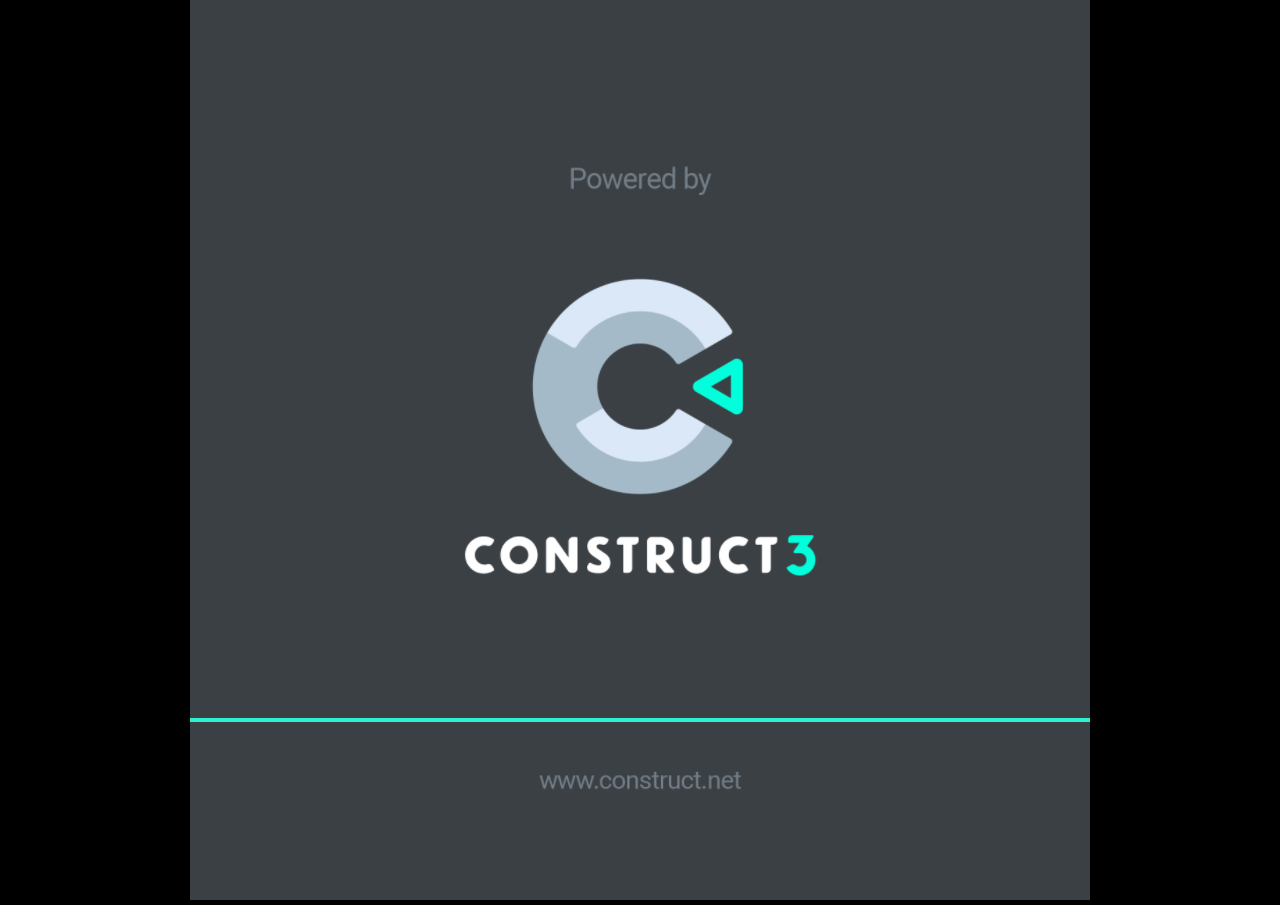
<file: 3DЛабіринт2.0/index.html>
<!DOCTYPE html>
<html>
<head>
<meta charset="UTF-8">
<title>3DЛабіринт2.0</title>
<meta name="viewport" content="width=device-width, initial-scale=1.0, maximum-scale=1.0, minimum-scale=1.0, user-scalable=no">

<meta name="generator" content="Scirra Construct">

	<link rel="manifest" href="appmanifest.json">
	<link rel="apple-touch-icon" sizes="128x128" href="icons/Иконка-128.png">
	<link rel="apple-touch-icon" sizes="256x256" href="icons/Иконка-256.png">
	<link rel="apple-touch-icon" sizes="512x512" href="icons/Иконка-512.png">
	<link rel="icon" type="image/png" href="icons/Иконка-512.png">

<link rel="stylesheet" href="style.css">


</head>
<body>

<script>
if (location.protocol.substr(0, 4) === "file")
{
	alert("Web exports won't work until you upload them. (When running on the file: protocol, browsers block many features from working for security reasons.)");
}
</script>

	<noscript>
		<div id="notSupportedWrap">
			<h2 id="notSupportedTitle">This content requires JavaScript</h2>
			<p class="notSupportedMessage">JavaScript appears to be disabled. Please enable it to view this content.</p>
		</div>
	</noscript>
	<script src="scripts/supportcheck.js"></script>
	<script src="scripts/offlineclient.js" type="module"></script>
	<script src="scripts/main.js" type="module"></script>
	<script src="scripts/register-sw.js" type="module"></script>

</body>
</html>
</file>
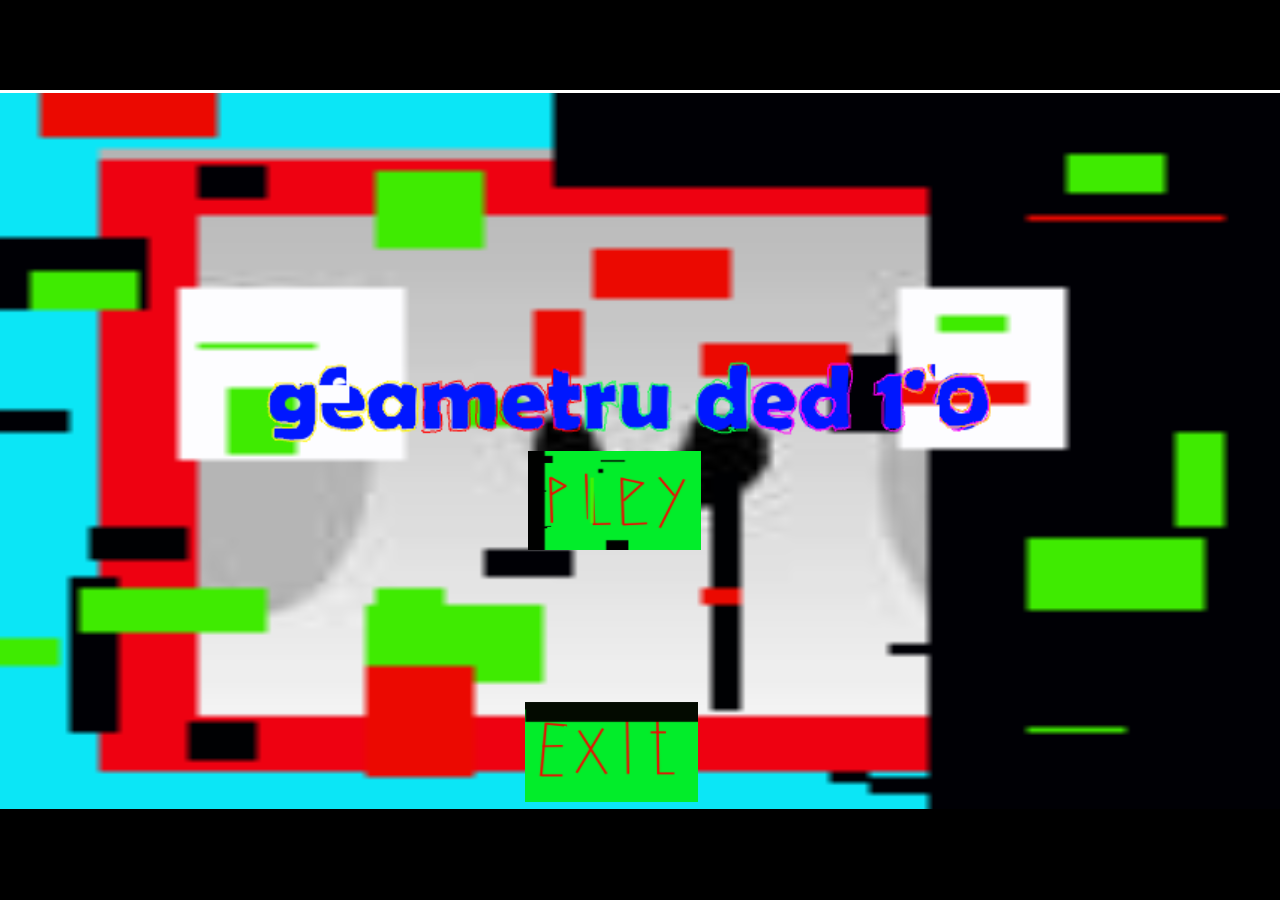
<file: Arthur/index.html>
<!DOCTYPE html>
<html>
<head>
<meta charset="UTF-8">
<title>Новый проект</title>
<meta name="viewport" content="width=device-width, initial-scale=1.0, maximum-scale=1.0, minimum-scale=1.0, user-scalable=no">

<meta name="generator" content="Scirra Construct">

	<link rel="manifest" href="appmanifest.json">
	<link rel="apple-touch-icon" sizes="128x128" href="icons/Иконка-128.png">
	<link rel="apple-touch-icon" sizes="256x256" href="icons/Иконка-256.png">
	<link rel="apple-touch-icon" sizes="512x512" href="icons/Иконка-512.png">
	<link rel="icon" type="image/png" href="icons/Иконка-512.png">

<link rel="stylesheet" href="style.css">


</head>
<body>

<script>
if (location.protocol.substr(0, 4) === "file")
{
	alert("Web exports won't work until you upload them. (When running on the file: protocol, browsers block many features from working for security reasons.)");
}
</script>

	<noscript>
		<div id="notSupportedWrap">
			<h2 id="notSupportedTitle">This content requires JavaScript</h2>
			<p class="notSupportedMessage">JavaScript appears to be disabled. Please enable it to view this content.</p>
		</div>
	</noscript>
	<script src="scripts/supportcheck.js"></script>
	<script src="scripts/offlineclient.js" type="module"></script>
	<script src="scripts/main.js" type="module"></script>
	<script src="scripts/register-sw.js" type="module"></script>

</body>
</html>
</file>
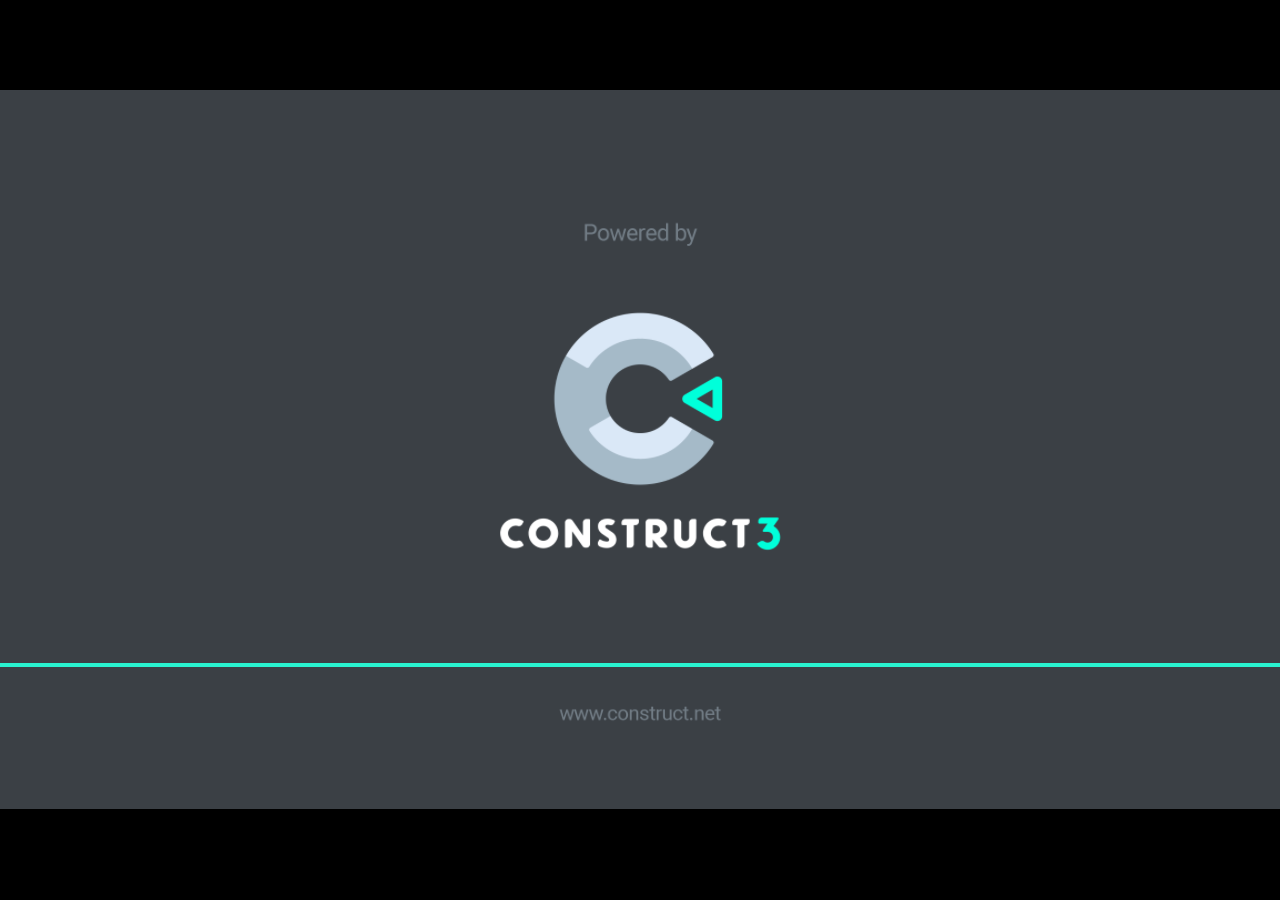
<file: Flappy Clicker/index.html>
<!DOCTYPE html>
<html>
<head>
    <meta charset="UTF-8">
	<title>New project</title>
	<meta name="viewport" content="width=device-width, initial-scale=1.0, maximum-scale=1.0, minimum-scale=1.0, user-scalable=no">
	
	<!-- Made with Construct, the game and app creator :: https://www.construct.net -->
	<meta name="generator" content="Scirra Construct">



	<link rel="manifest" href="appmanifest.json">
	<link rel="apple-touch-icon" sizes="128x128" href="icons/icon-128.png">
	<link rel="apple-touch-icon" sizes="256x256" href="icons/icon-256.png">
	<link rel="apple-touch-icon" sizes="512x512" href="icons/icon-512.png">
	<link rel="icon" type="image/png" href="icons/icon-512.png">

	<link rel="stylesheet" href="style.css">



</head> 
 
<body>

	

<script>
if (location.protocol.substr(0, 4) === "file")
{
	alert("Web exports won't work until you upload them. (When running on the file: protocol, browsers block many features from working for security reasons.)");
}
</script>
	
	<noscript>
		<div id="notSupportedWrap">
			<h2 id="notSupportedTitle">This content requires JavaScript</h2>
			<p class="notSupportedMessage">JavaScript appears to be disabled. Please enable it to view this content.</p>
		</div>
	</noscript>
	<script src="scripts/modernjscheck.js"></script>
	<script src="scripts/supportcheck.js"></script>
	<script src="scripts/offlineclient.js" type="module"></script>
	<script src="scripts/main.js" type="module"></script>
	<script src="scripts/register-sw.js" type="module"></script>

</body> 
</html>
</file>
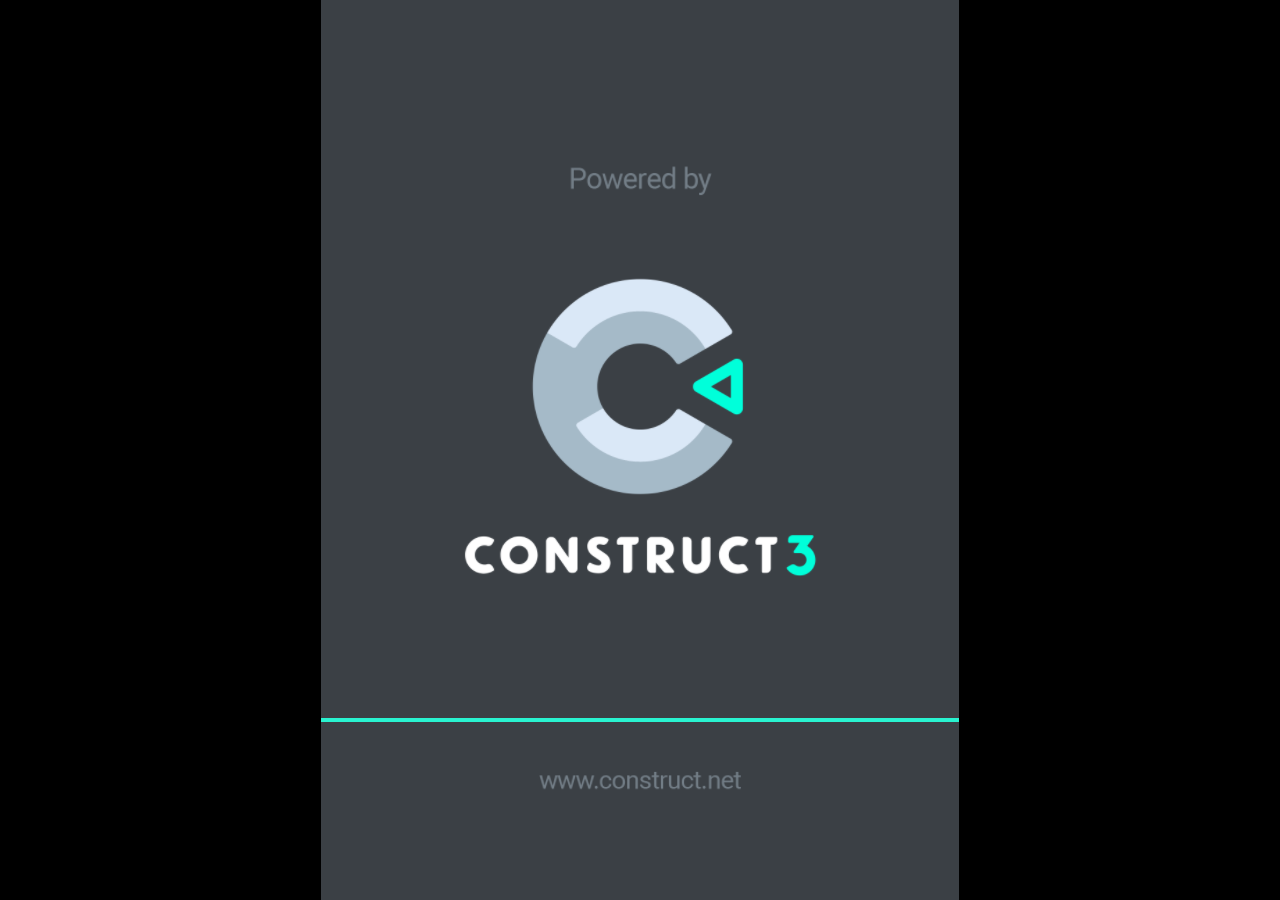
<file: fullSpaceGame/index.html>
<!DOCTYPE html>
<html>
<head>
    <meta charset="UTF-8">
	<title>hi</title>
	<meta name="viewport" content="width=device-width, initial-scale=1.0, maximum-scale=1.0, minimum-scale=1.0, user-scalable=no">
	
	<!-- Made with Construct, the game and app creator :: https://www.construct.net -->
	<meta name="generator" content="Scirra Construct">



	<link rel="manifest" href="appmanifest.json">
	<link rel="apple-touch-icon" sizes="128x128" href="icons/icon-128.png">
	<link rel="apple-touch-icon" sizes="256x256" href="icons/icon-256.png">
	<link rel="apple-touch-icon" sizes="512x512" href="icons/icon-512.png">
	<link rel="icon" type="image/png" href="icons/icon-512.png">

	<link rel="stylesheet" href="style.css">



</head> 
 
<body>

	

<script>
if (location.protocol.substr(0, 4) === "file")
{
	alert("Web exports won't work until you upload them. (When running on the file: protocol, browsers block many features from working for security reasons.)");
}
</script>
	
	<noscript>
		<div id="notSupportedWrap">
			<h2 id="notSupportedTitle">This content requires JavaScript</h2>
			<p class="notSupportedMessage">JavaScript appears to be disabled. Please enable it to view this content.</p>
		</div>
	</noscript>
	<script src="scripts/modernjscheck.js"></script>
	<script src="scripts/supportcheck.js"></script>
	<script src="scripts/offlineclient.js" type="module"></script>
	<script src="scripts/main.js" type="module"></script>
	<script src="scripts/register-sw.js" type="module"></script>

</body> 
</html>
</file>
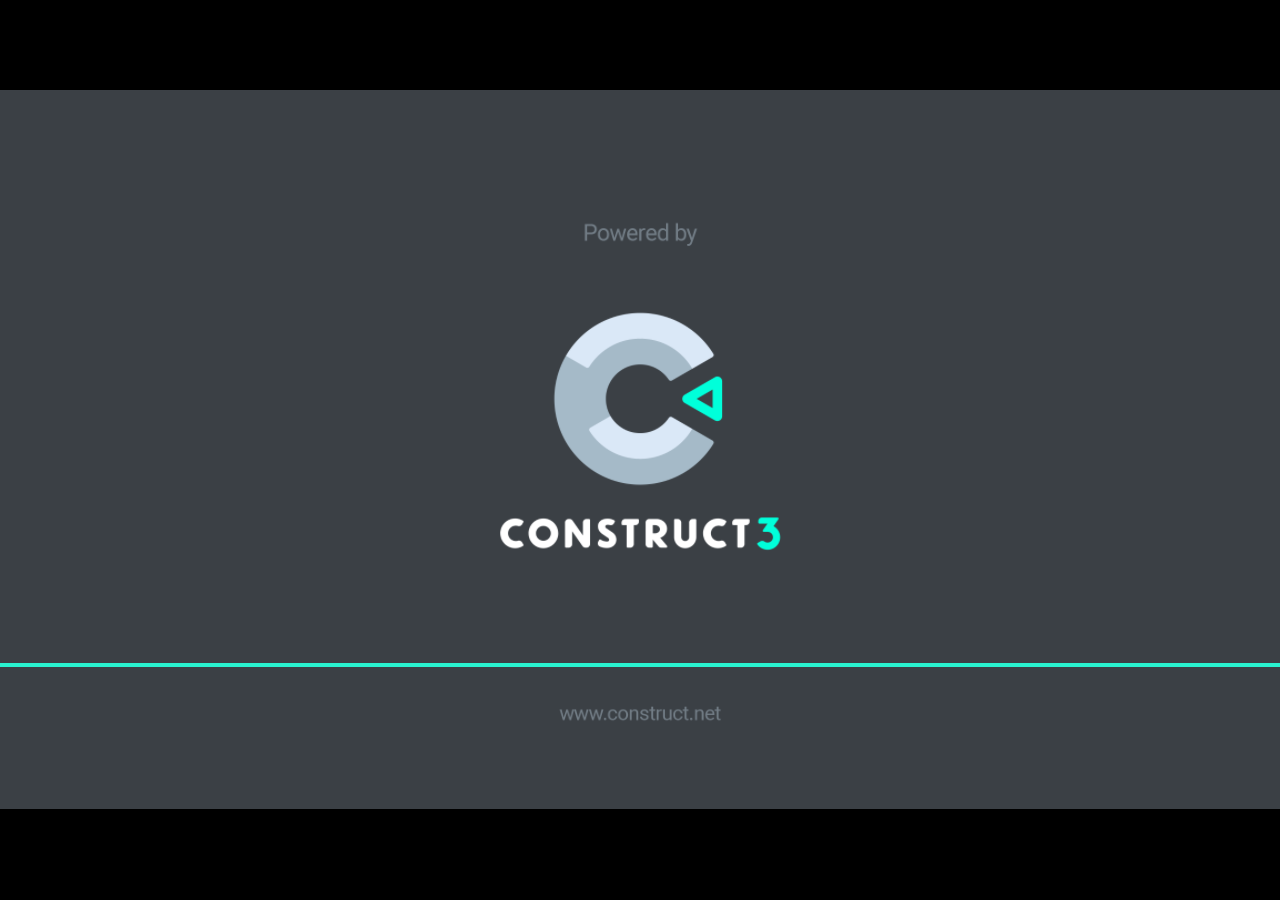
<file: halloween/index.html>
<!DOCTYPE html>
<html>
<head>
    <meta charset="UTF-8">
	<title>Новий проєкт</title>
	<meta name="viewport" content="width=device-width, initial-scale=1.0, maximum-scale=1.0, minimum-scale=1.0, user-scalable=no">
	
	<!-- Made with Construct, the game and app creator :: https://www.construct.net -->
	<meta name="generator" content="Scirra Construct">



	<link rel="manifest" href="appmanifest.json">
	<link rel="apple-touch-icon" sizes="128x128" href="icons/Іконка-128.png">
	<link rel="apple-touch-icon" sizes="256x256" href="icons/Іконка-256.png">
	<link rel="apple-touch-icon" sizes="512x512" href="icons/Іконка-512.png">
	<link rel="icon" type="image/png" href="icons/Іконка-512.png">

	<link rel="stylesheet" href="style.css">



</head> 
 
<body>

	

<script>
if (location.protocol.substr(0, 4) === "file")
{
	alert("Web exports won't work until you upload them. (When running on the file: protocol, browsers block many features from working for security reasons.)");
}
</script>
	
	<noscript>
		<div id="notSupportedWrap">
			<h2 id="notSupportedTitle">This content requires JavaScript</h2>
			<p class="notSupportedMessage">JavaScript appears to be disabled. Please enable it to view this content.</p>
		</div>
	</noscript>
	<script src="scripts/modernjscheck.js"></script>
	<script src="scripts/supportcheck.js"></script>
	<script src="scripts/offlineclient.js" type="module"></script>
	<script src="scripts/main.js" type="module"></script>
	<script src="scripts/register-sw.js" type="module"></script>

</body> 
</html>
</file>
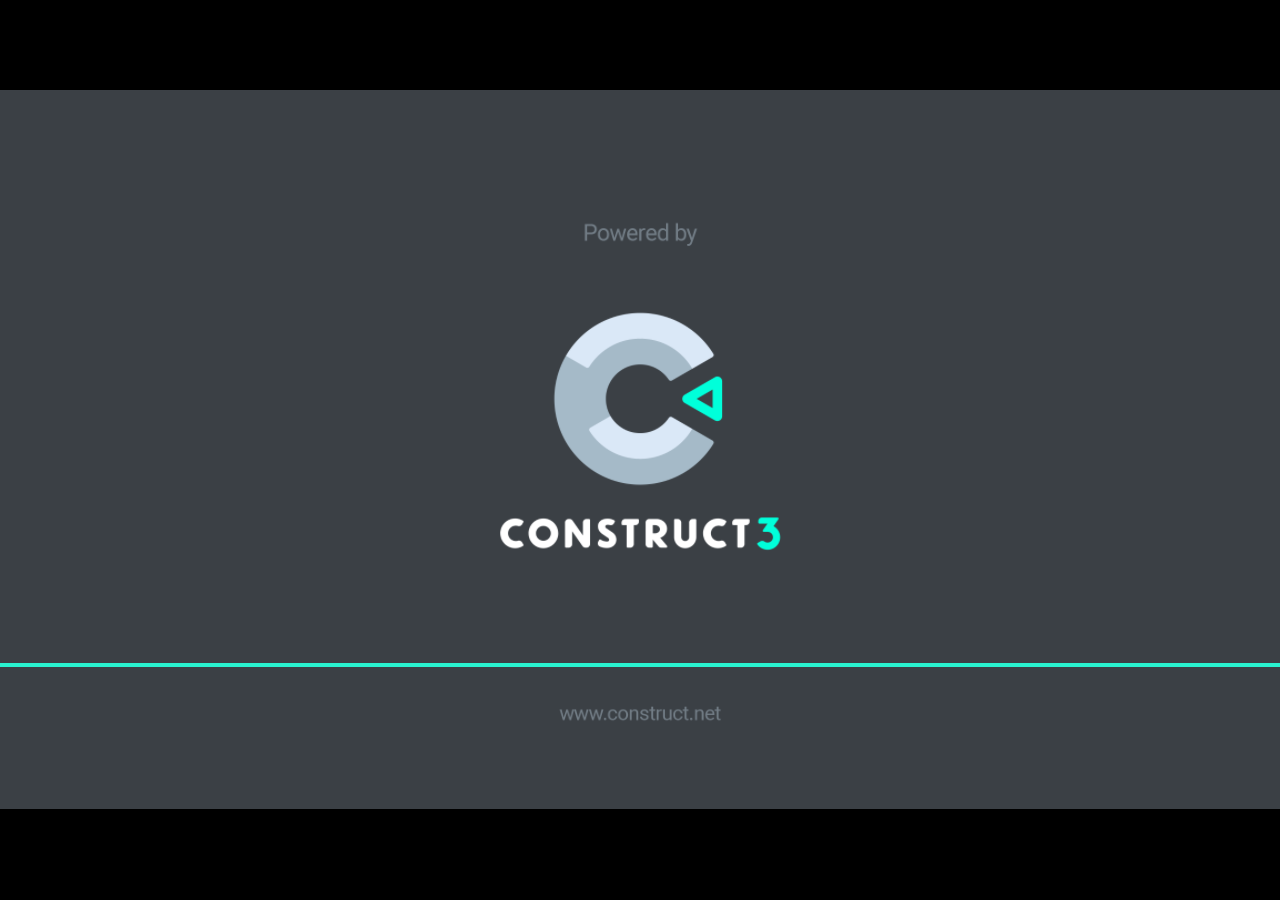
<file: RestaurantBirds/index.html>
<!DOCTYPE html>
<html>
<head>
    <meta charset="UTF-8">
	<title>Новый проект</title>
	<meta name="viewport" content="width=device-width, initial-scale=1.0, maximum-scale=1.0, minimum-scale=1.0, user-scalable=no">
	
	<!-- Made with Construct, the game and app creator :: https://www.construct.net -->
	<meta name="generator" content="Scirra Construct">



	<link rel="manifest" href="appmanifest.json">
	<link rel="apple-touch-icon" sizes="128x128" href="icons/Иконка-128.png">
	<link rel="apple-touch-icon" sizes="256x256" href="icons/Иконка-256.png">
	<link rel="apple-touch-icon" sizes="512x512" href="icons/Иконка-512.png">
	<link rel="icon" type="image/png" href="icons/Иконка-512.png">

	<link rel="stylesheet" href="style.css">



</head> 
 
<body>

	

<script>
if (location.protocol.substr(0, 4) === "file")
{
	alert("Web exports won't work until you upload them. (When running on the file: protocol, browsers block many features from working for security reasons.)");
}
</script>
	
	<noscript>
		<div id="notSupportedWrap">
			<h2 id="notSupportedTitle">This content requires JavaScript</h2>
			<p class="notSupportedMessage">JavaScript appears to be disabled. Please enable it to view this content.</p>
		</div>
	</noscript>
	<script src="scripts/modernjscheck.js"></script>
	<script src="scripts/supportcheck.js"></script>
	<script src="scripts/offlineclient.js" type="module"></script>
	<script src="scripts/main.js" type="module"></script>
	<script src="scripts/register-sw.js" type="module"></script>

</body> 
</html>
</file>
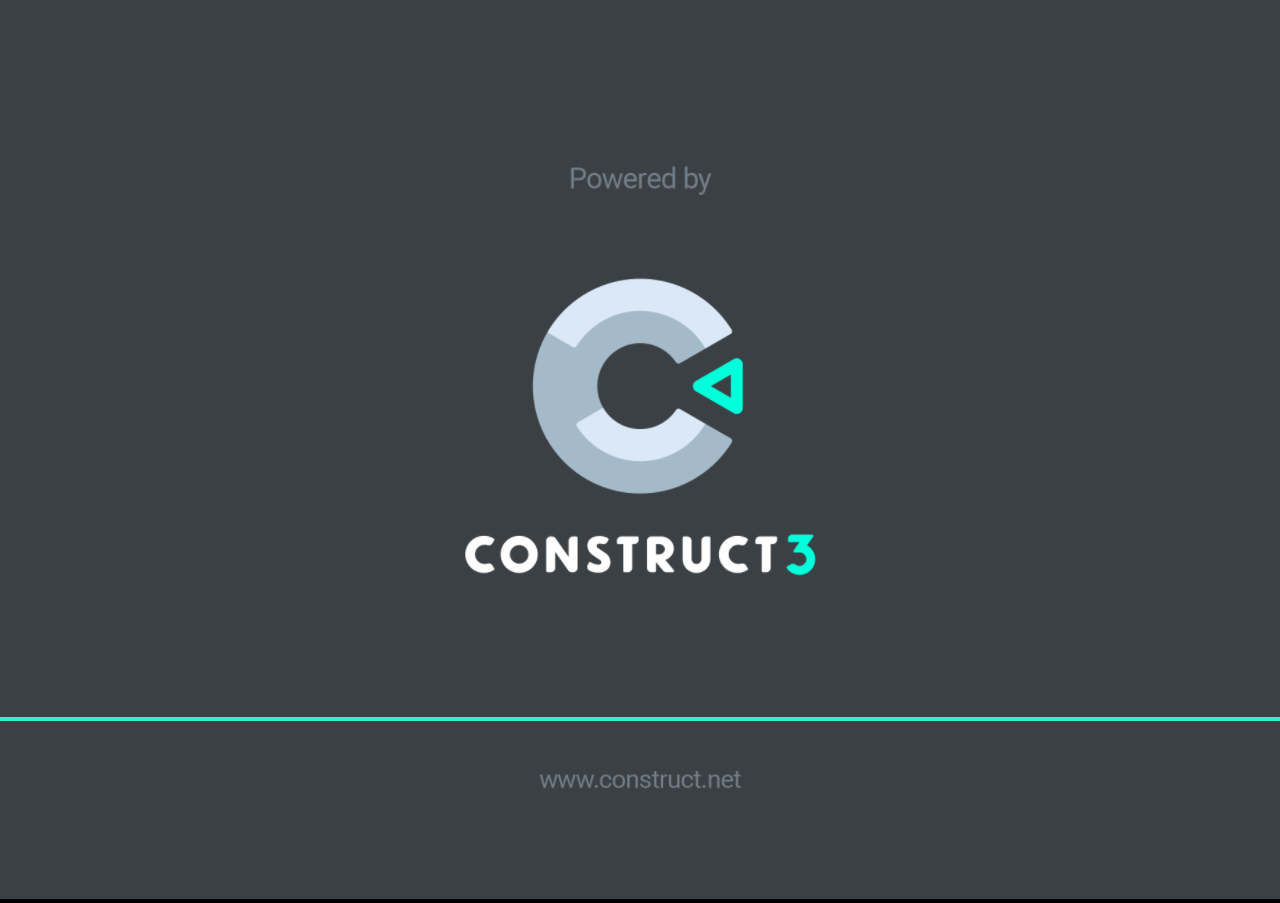
<file: test_1/index.html>
<!DOCTYPE html>
<html>
<head>
<meta charset="UTF-8">
<title>Новый проект</title>
<meta name="viewport" content="width=device-width, initial-scale=1.0, maximum-scale=1.0, minimum-scale=1.0, user-scalable=no">

<meta name="generator" content="Construct 3">

	<link rel="manifest" href="appmanifest.json">
	<link rel="apple-touch-icon" sizes="128x128" href="icons/Иконка-128.png">
	<link rel="apple-touch-icon" sizes="256x256" href="icons/Иконка-256.png">
	<link rel="apple-touch-icon" sizes="512x512" href="icons/Иконка-512.png">
	<link rel="icon" type="image/png" href="icons/Иконка-512.png">

<link rel="stylesheet" href="style.css">


</head>
<body>


	<noscript>
		<div id="notSupportedWrap">
			<h2 id="notSupportedTitle">This content requires JavaScript</h2>
			<p class="notSupportedMessage">JavaScript appears to be disabled. Please enable it to view this content.</p>
		</div>
	</noscript>
	<script src="scripts/supportcheck.js"></script>
	<script src="scripts/offlineclient.js" type="module"></script>
	<script src="scripts/main.js" type="module"></script>
	<script src="scripts/register-sw.js" type="module"></script>

</body>
</html>
</file>
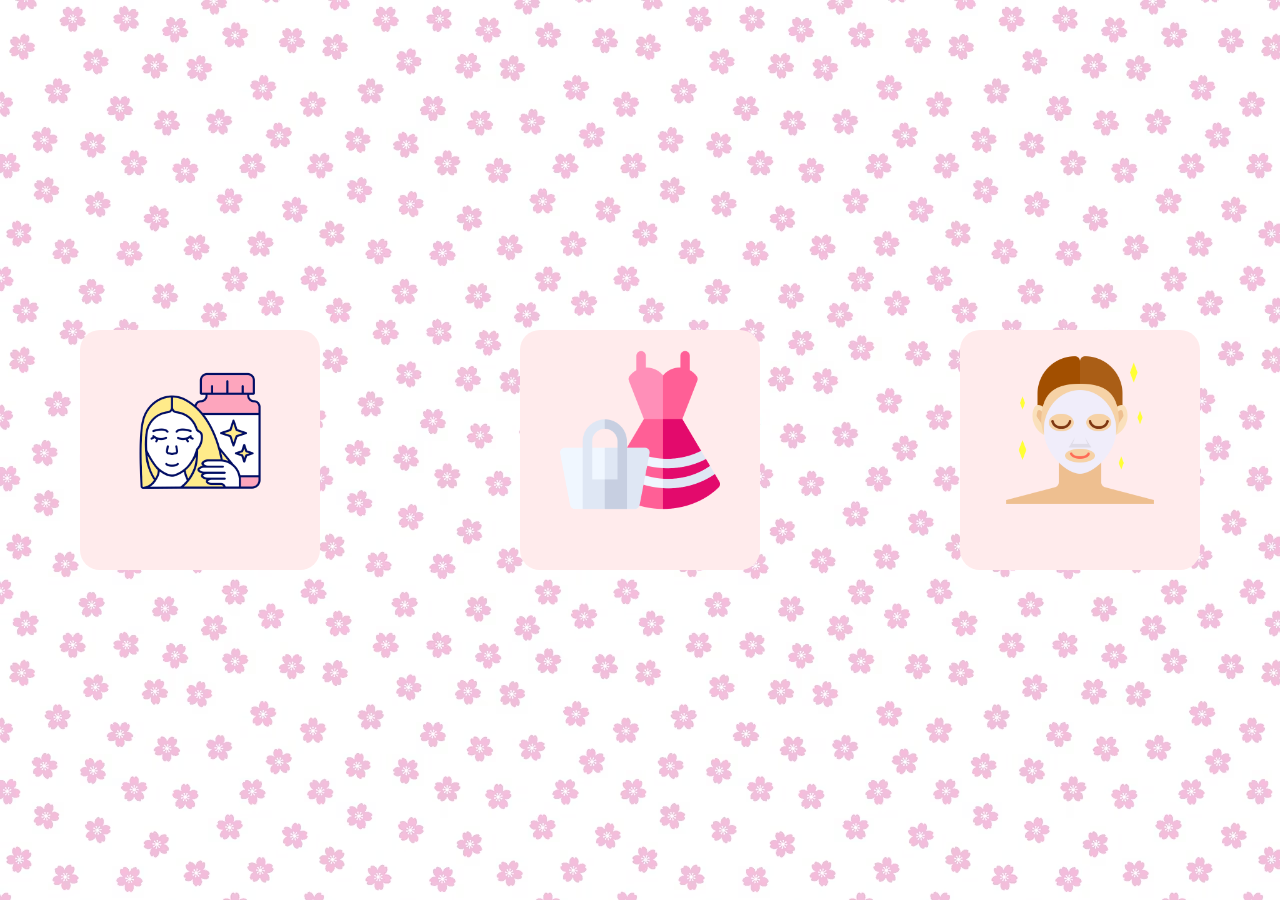
<file: Tulip/index.html>
<!DOCTYPE html>
<html>
<head>
	<meta charset="utf-8">
	<meta name="viewport" content="width=device-width, initial-scale=1">
	<title>Tulip</title>
	<link rel="stylesheet" type="text/css" href="style.css">
	<link rel="icon" type="image/x-icon" href="tulip.png">
</head>
<body>
	<div class="container">
		<div class="button"><a href="hair.html"><img src="./hair.png"></a></div>
		<div class="button"><a href="fashion.html"><img src="./fashion.png"></a></div>
		<div class="button"><a href="face.html"><img src="./face.png"></a></div>
		
	</div>



</body>
</html>
</file>
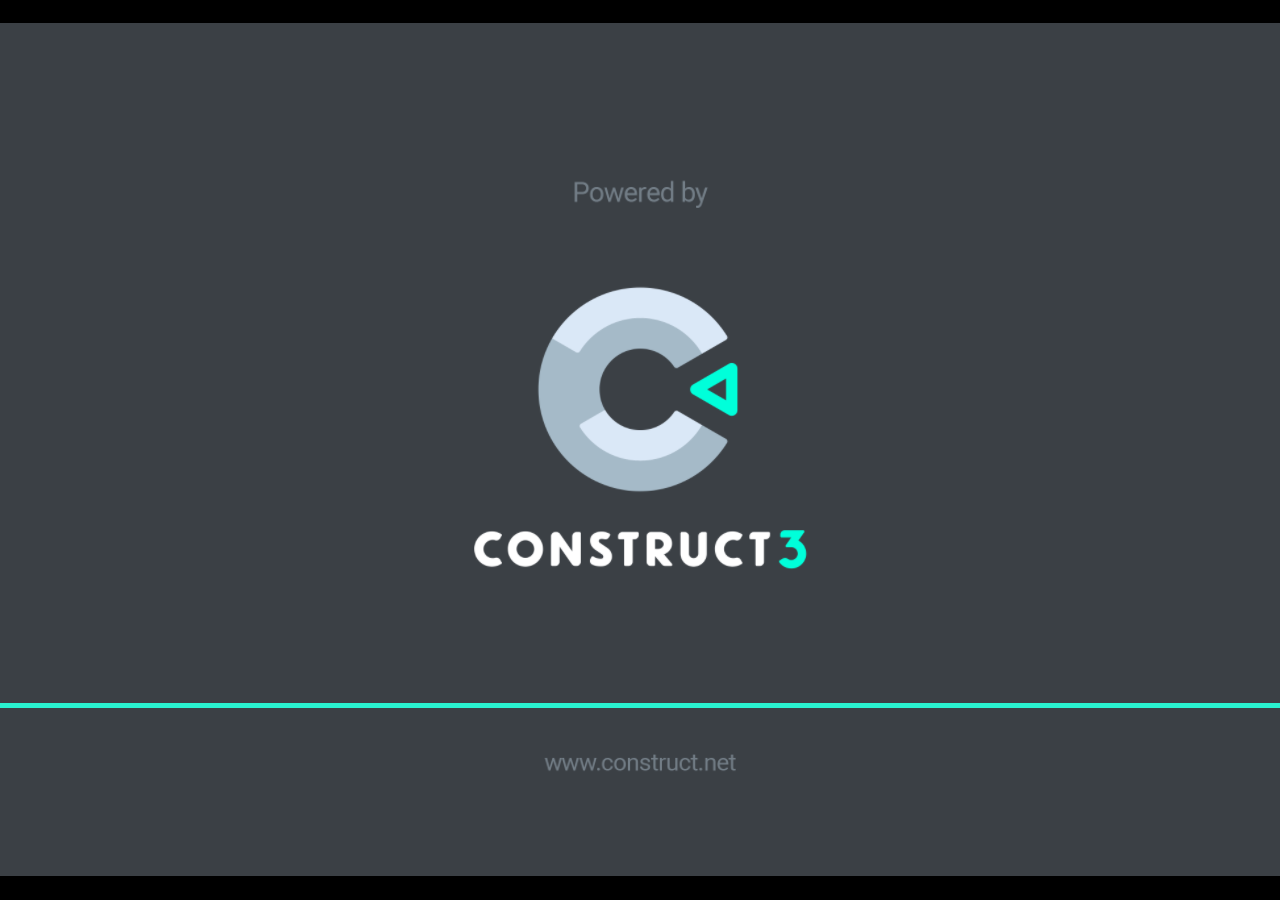
<file: Подорож планетами/index.html>
<!DOCTYPE html>
<html>
<head>
<meta charset="UTF-8">
<title>ававка</title>
<meta name="viewport" content="width=device-width, initial-scale=1.0, maximum-scale=1.0, minimum-scale=1.0, user-scalable=no">

<meta name="generator" content="Scirra Construct">

	<link rel="manifest" href="appmanifest.json">
	<link rel="apple-touch-icon" sizes="128x128" href="icons/Іконка-128.png">
	<link rel="apple-touch-icon" sizes="256x256" href="icons/Іконка-256.png">
	<link rel="apple-touch-icon" sizes="512x512" href="icons/Іконка-512.png">
	<link rel="icon" type="image/png" href="icons/Іконка-512.png">

<link rel="stylesheet" href="style.css">


</head>
<body>

<script>
if (location.protocol.substr(0, 4) === "file")
{
	alert("Web exports won't work until you upload them. (When running on the file: protocol, browsers block many features from working for security reasons.)");
}
</script>

	<noscript>
		<div id="notSupportedWrap">
			<h2 id="notSupportedTitle">This content requires JavaScript</h2>
			<p class="notSupportedMessage">JavaScript appears to be disabled. Please enable it to view this content.</p>
		</div>
	</noscript>
	<script src="scripts/supportcheck.js"></script>
	<script src="scripts/offlineclient.js" type="module"></script>
	<script src="scripts/main.js" type="module"></script>
	<script src="scripts/register-sw.js" type="module"></script>

</body>
</html>
</file>
<file: 3DЛабіринт2.0/style.css>
html, body {
	padding: 0;
	margin: 0;
	overflow: hidden;
	
	background: #000000;
	color: white;
}

html, body, canvas {
	touch-action: none;
	touch-action-delay: none;
}

#notSupportedWrap {
	margin: 2em auto 1em auto;
	width: 75%;
	max-width: 45em;
	border: 2px solid #aaa;
	border-radius: 1em;
	padding: 2em;
	background-color: #f0f0f0;
	font-family: "Segoe UI", Frutiger, "Frutiger Linotype", "Dejavu Sans", "Helvetica Neue", Arial, sans-serif;
	color: black;
}

#notSupportedTitle {
	font-size: 1.8em;
}

.notSupportedMessage {
	font-size: 1.2em;
}

.notSupportedMessage em {
	color: #888;
}

/* bbcode styles */
.bbCodeH1 {
	font-size: 2em;
	font-weight: bold;
}

.bbCodeH2 {
	font-size: 1.5em;
	font-weight: bold;
}

.bbCodeH3 {
	font-size: 1.25em;
	font-weight: bold;
}

.bbCodeH4 {
	font-size: 1.1em;
	font-weight: bold;
}

.bbCodeItem::before {
	content: " • ";
}

/* screen reader text */
.c3-screen-reader-text {
	position: absolute;
	width: 1px;
    height: 1px;
    overflow: hidden;
    clip: rect(1px, 1px, 1px, 1px);
}
</file>
<file: Arthur/style.css>
html, body {
	padding: 0;
	margin: 0;
	overflow: hidden;
	
	background: #000000;
	color: white;
}

html, body, canvas {
	touch-action: none;
	touch-action-delay: none;
}

#notSupportedWrap {
	margin: 2em auto 1em auto;
	width: 75%;
	max-width: 45em;
	border: 2px solid #aaa;
	border-radius: 1em;
	padding: 2em;
	background-color: #f0f0f0;
	font-family: "Segoe UI", Frutiger, "Frutiger Linotype", "Dejavu Sans", "Helvetica Neue", Arial, sans-serif;
	color: black;
}

#notSupportedTitle {
	font-size: 1.8em;
}

.notSupportedMessage {
	font-size: 1.2em;
}

.notSupportedMessage em {
	color: #888;
}

/* bbcode styles */
.bbCodeH1 {
	font-size: 2em;
	font-weight: bold;
}

.bbCodeH2 {
	font-size: 1.5em;
	font-weight: bold;
}

.bbCodeH3 {
	font-size: 1.25em;
	font-weight: bold;
}

.bbCodeH4 {
	font-size: 1.1em;
	font-weight: bold;
}

.bbCodeItem::before {
	content: " • ";
}
</file>
<file: Flappy Clicker/style.css>
html, body {
	padding: 0;
	margin: 0;
	overflow: hidden;
	height: 100%;
}

body {
	background: #000000;
	color: white;
}

html, body, canvas {
	touch-action-delay: none;
	touch-action: none;
}

canvas, .c3htmlwrap {
	position: absolute;
}

.c3htmlwrap {
	contain: strict;
}

.c3overlay {
	pointer-events: none;
}

.c3htmlwrap[interactive] > * {
	pointer-events: auto;
}

/* HACK - work around elements being selectable only in iOS WKWebView for some reason */
html[ioswebview] .c3htmlwrap,
html[ioswebview] canvas {
	-webkit-user-select: none;
	user-select: none;
}

html[ioswebview] .c3htmlwrap > * {
	-webkit-user-select: auto;
	user-select: auto;
}

#notSupportedWrap {
	margin: 2em auto 1em auto;
	width: 75%;
	max-width: 45em;
	border: 2px solid #aaa;
	border-radius: 1em;
	padding: 2em;
	background-color: #f0f0f0;
	font-family: "Segoe UI", Frutiger, "Frutiger Linotype", "Dejavu Sans", "Helvetica Neue", Arial, sans-serif;
	color: black;
}

#notSupportedTitle {
	font-size: 1.8em;
}

.notSupportedMessage {
	font-size: 1.2em;
}

.notSupportedMessage em {
	color: #888;
}

/* bbcode styles */
.bbCodeH1 {
	font-size: 2em;
	font-weight: bold;
}

.bbCodeH2 {
	font-size: 1.5em;
	font-weight: bold;
}

.bbCodeH3 {
	font-size: 1.25em;
	font-weight: bold;
}

.bbCodeH4 {
	font-size: 1.1em;
	font-weight: bold;
}

.bbCodeItem::before {
	content: " • ";
}

/* For text icons converted to HTML: size the height to the line height
   preserving the aspect ratio. Also add position: relative as that allows
   just adding a 'top' style for the iconoffsety style. */
.c3-text-icon {
	height: 1em;
	width: auto;
	position: relative;
}

/* screen reader text */
.c3-screen-reader-text {
	position: absolute;
	width: 1px;
    height: 1px;
    overflow: hidden;
    clip: rect(1px, 1px, 1px, 1px);
}
</file>
<file: fullSpaceGame/style.css>
html, body {
	padding: 0;
	margin: 0;
	overflow: hidden;
	height: 100%;
}

body {
	background: #000000;
	color: white;
}

html, body, canvas {
	touch-action-delay: none;
	touch-action: none;
}

canvas, .c3htmlwrap {
	position: absolute;
}

.c3htmlwrap {
	contain: strict;
}

.c3overlay {
	pointer-events: none;
}

.c3htmlwrap[interactive] > * {
	pointer-events: auto;
}

/* HACK - work around elements being selectable only in iOS WKWebView for some reason */
html[ioswebview] .c3htmlwrap,
html[ioswebview] canvas {
	-webkit-user-select: none;
	user-select: none;
}

html[ioswebview] .c3htmlwrap > * {
	-webkit-user-select: auto;
	user-select: auto;
}

#notSupportedWrap {
	margin: 2em auto 1em auto;
	width: 75%;
	max-width: 45em;
	border: 2px solid #aaa;
	border-radius: 1em;
	padding: 2em;
	background-color: #f0f0f0;
	font-family: "Segoe UI", Frutiger, "Frutiger Linotype", "Dejavu Sans", "Helvetica Neue", Arial, sans-serif;
	color: black;
}

#notSupportedTitle {
	font-size: 1.8em;
}

.notSupportedMessage {
	font-size: 1.2em;
}

.notSupportedMessage em {
	color: #888;
}

/* bbcode styles */
.bbCodeH1 {
	font-size: 2em;
	font-weight: bold;
}

.bbCodeH2 {
	font-size: 1.5em;
	font-weight: bold;
}

.bbCodeH3 {
	font-size: 1.25em;
	font-weight: bold;
}

.bbCodeH4 {
	font-size: 1.1em;
	font-weight: bold;
}

.bbCodeItem::before {
	content: " • ";
}

/* For text icons converted to HTML: size the height to the line height
   preserving the aspect ratio. Also add position: relative as that allows
   just adding a 'top' style for the iconoffsety style. */
.c3-text-icon {
	height: 1em;
	width: auto;
	position: relative;
}

/* screen reader text */
.c3-screen-reader-text {
	position: absolute;
	width: 1px;
    height: 1px;
    overflow: hidden;
    clip: rect(1px, 1px, 1px, 1px);
}
</file>
<file: halloween/style.css>
html, body {
	padding: 0;
	margin: 0;
	overflow: hidden;
	height: 100%;
}

body {
	background: #000000;
	color: white;
}

html, body, canvas {
	touch-action-delay: none;
	touch-action: none;
}

canvas, .c3htmlwrap {
	position: absolute;
}

.c3htmlwrap {
	contain: strict;
}

.c3overlay {
	pointer-events: none;
}

.c3htmlwrap > * {
	pointer-events: auto;
}

/* HACK - work around elements being selectable only in iOS WKWebView for some reason */
html[ioswebview] .c3htmlwrap,
html[ioswebview] canvas {
	-webkit-user-select: none;
	user-select: none;
}

html[ioswebview] .c3htmlwrap > * {
	-webkit-user-select: auto;
	user-select: auto;
}

#notSupportedWrap {
	margin: 2em auto 1em auto;
	width: 75%;
	max-width: 45em;
	border: 2px solid #aaa;
	border-radius: 1em;
	padding: 2em;
	background-color: #f0f0f0;
	font-family: "Segoe UI", Frutiger, "Frutiger Linotype", "Dejavu Sans", "Helvetica Neue", Arial, sans-serif;
	color: black;
}

#notSupportedTitle {
	font-size: 1.8em;
}

.notSupportedMessage {
	font-size: 1.2em;
}

.notSupportedMessage em {
	color: #888;
}

/* bbcode styles */
.bbCodeH1 {
	font-size: 2em;
	font-weight: bold;
}

.bbCodeH2 {
	font-size: 1.5em;
	font-weight: bold;
}

.bbCodeH3 {
	font-size: 1.25em;
	font-weight: bold;
}

.bbCodeH4 {
	font-size: 1.1em;
	font-weight: bold;
}

.bbCodeItem::before {
	content: " • ";
}

/* For text icons converted to HTML: size the height to the line height
   preserving the aspect ratio. Also add position: relative as that allows
   just adding a 'top' style for the iconoffsety style. */
.c3-text-icon {
	height: 1em;
	width: auto;
	position: relative;
}

/* screen reader text */
.c3-screen-reader-text {
	position: absolute;
	width: 1px;
    height: 1px;
    overflow: hidden;
    clip: rect(1px, 1px, 1px, 1px);
}
</file>
<file: RestaurantBirds/style.css>
html, body {
	padding: 0;
	margin: 0;
	overflow: hidden;
	height: 100%;
}

body {
	background: #000000;
	color: white;
}

html, body, canvas {
	touch-action-delay: none;
	touch-action: none;
}

canvas, .c3htmlwrap {
	position: absolute;
}

.c3htmlwrap {
	contain: strict;
}

.c3overlay {
	pointer-events: none;
}

.c3htmlwrap[interactive] > * {
	pointer-events: auto;
}

/* HACK - work around elements being selectable only in iOS WKWebView for some reason */
html[ioswebview] .c3htmlwrap,
html[ioswebview] canvas {
	-webkit-user-select: none;
	user-select: none;
}

html[ioswebview] .c3htmlwrap > * {
	-webkit-user-select: auto;
	user-select: auto;
}

#notSupportedWrap {
	margin: 2em auto 1em auto;
	width: 75%;
	max-width: 45em;
	border: 2px solid #aaa;
	border-radius: 1em;
	padding: 2em;
	background-color: #f0f0f0;
	font-family: "Segoe UI", Frutiger, "Frutiger Linotype", "Dejavu Sans", "Helvetica Neue", Arial, sans-serif;
	color: black;
}

#notSupportedTitle {
	font-size: 1.8em;
}

.notSupportedMessage {
	font-size: 1.2em;
}

.notSupportedMessage em {
	color: #888;
}

/* bbcode styles */
.bbCodeH1 {
	font-size: 2em;
	font-weight: bold;
}

.bbCodeH2 {
	font-size: 1.5em;
	font-weight: bold;
}

.bbCodeH3 {
	font-size: 1.25em;
	font-weight: bold;
}

.bbCodeH4 {
	font-size: 1.1em;
	font-weight: bold;
}

.bbCodeItem::before {
	content: " • ";
}

/* For text icons converted to HTML: size the height to the line height
   preserving the aspect ratio. Also add position: relative as that allows
   just adding a 'top' style for the iconoffsety style. */
.c3-text-icon {
	height: 1em;
	width: auto;
	position: relative;
}

/* screen reader text */
.c3-screen-reader-text {
	position: absolute;
	width: 1px;
    height: 1px;
    overflow: hidden;
    clip: rect(1px, 1px, 1px, 1px);
}
</file>
<file: test_1/style.css>
html, body {
	padding: 0;
	margin: 0;
	overflow: hidden;
	
	background: #000000;
	color: white;
}

html, body, canvas {
	touch-action: none;
	touch-action-delay: none;
}

#notSupportedWrap {
	margin: 2em auto 1em auto;
	width: 75%;
	max-width: 45em;
	border: 2px solid #aaa;
	border-radius: 1em;
	padding: 2em;
	background-color: #f0f0f0;
	font-family: "Segoe UI", Frutiger, "Frutiger Linotype", "Dejavu Sans", "Helvetica Neue", Arial, sans-serif;
	color: black;
}

#notSupportedTitle {
	font-size: 1.8em;
}

.notSupportedMessage {
	font-size: 1.2em;
}

.notSupportedMessage em {
	color: #888;
}
</file>
<file: Tulip/style.css>
body{
	background-image:url("bg4.png");
	display:flex;
	justify-content:center; 
	align-items:center;
	margin: 0;
	min-height: 100vh;
	
}
.button
{
	background-color:#FFEBEC;
	width:200px;
	height:200px;
	padding:20px;
	/*display:flex;*/
	align-items:center;
	text-align:center;
	
	border-radius:20px;
}
img
{
	width:80%;
}
.button:hover img
{
	width:90%;
}
.button:hover
{
	width:250px;
	height:250px;
}
.container
{
	/*padding:10px;*/
	display:flex;
	justify-content:center;
	gap:200px;


}
</file>
<file: Подорож планетами/style.css>
html, body {
	padding: 0;
	margin: 0;
	overflow: hidden;
	
	background: #000000;
	color: white;
}

html, body, canvas {
	touch-action: none;
	touch-action-delay: none;
}

#notSupportedWrap {
	margin: 2em auto 1em auto;
	width: 75%;
	max-width: 45em;
	border: 2px solid #aaa;
	border-radius: 1em;
	padding: 2em;
	background-color: #f0f0f0;
	font-family: "Segoe UI", Frutiger, "Frutiger Linotype", "Dejavu Sans", "Helvetica Neue", Arial, sans-serif;
	color: black;
}

#notSupportedTitle {
	font-size: 1.8em;
}

.notSupportedMessage {
	font-size: 1.2em;
}

.notSupportedMessage em {
	color: #888;
}

/* bbcode styles */
.bbCodeH1 {
	font-size: 2em;
	font-weight: bold;
}

.bbCodeH2 {
	font-size: 1.5em;
	font-weight: bold;
}

.bbCodeH3 {
	font-size: 1.25em;
	font-weight: bold;
}

.bbCodeH4 {
	font-size: 1.1em;
	font-weight: bold;
}

.bbCodeItem::before {
	content: " • ";
}

/* For text icons converted to HTML: size the height to the line height
   preserving the aspect ratio. Also add position: relative as that allows
   just adding a 'top' style for the iconoffsety style. */
.c3-text-icon {
	height: 1em;
	width: auto;
	position: relative;
}

/* screen reader text */
.c3-screen-reader-text {
	position: absolute;
	width: 1px;
    height: 1px;
    overflow: hidden;
    clip: rect(1px, 1px, 1px, 1px);
}
</file>
